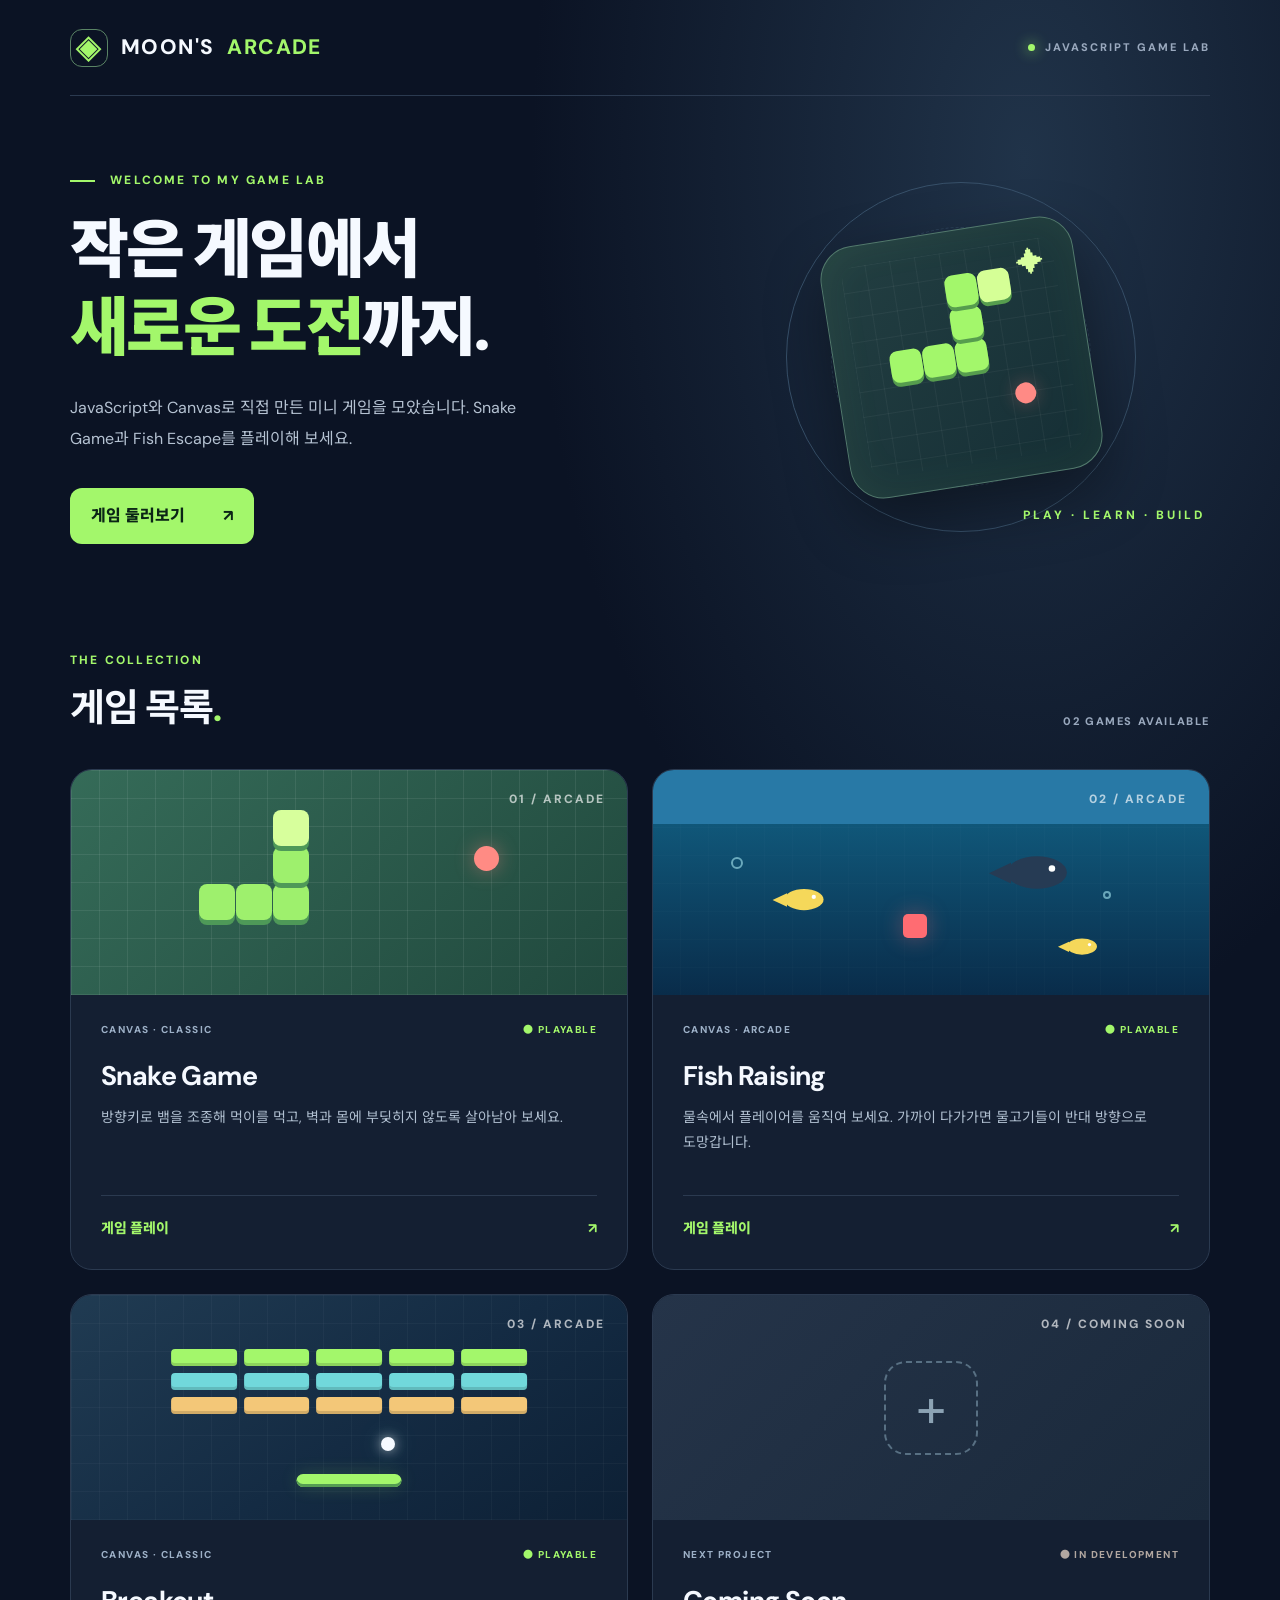
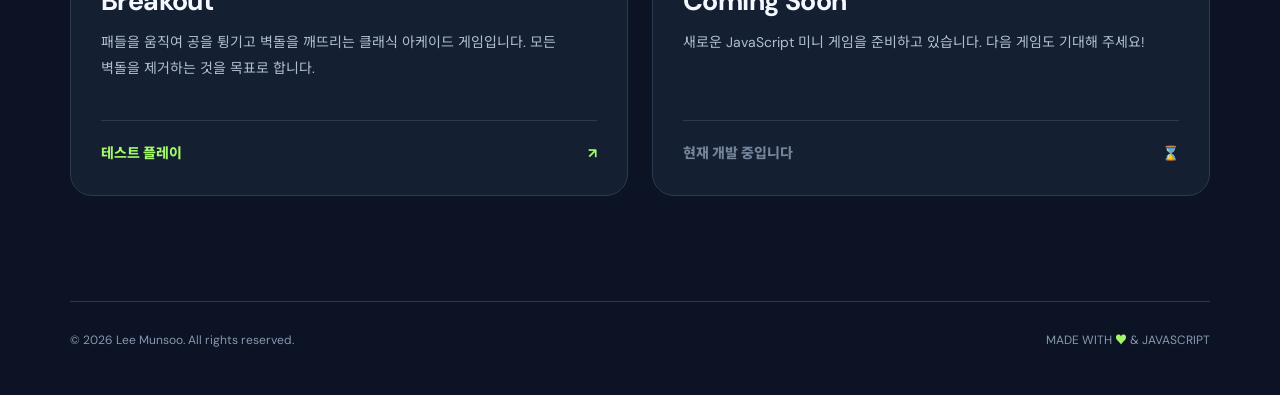
<file: index.html>
<!DOCTYPE html>
<html lang="ko">
<head>
  <meta charset="UTF-8">
  <meta name="viewport" content="width=device-width, initial-scale=1.0">
  <meta name="theme-color" content="#0b1324">
  <meta name="description" content="Lee Munsoo가 JavaScript로 만든 미니 게임을 즐길 수 있는 Moon's Arcade입니다.">
  <title>Moon's Arcade | JavaScript Mini Games</title>
  <link rel="stylesheet" href="./javascript/css/index.css">
</head>
<body>
  <div class="page-shell">
    <header class="site-header">
      <a class="brand" href="./index.html"><span class="brand-icon">◈</span> MOON'S <span class="brand-accent">ARCADE</span></a>
      <span class="header-note"><span class="online-dot"></span> JAVASCRIPT GAME LAB</span>
    </header>
    <main>
      <!-- TOP -->
      <section class="hero" aria-labelledby="hero-title">
        <div>
          <p class="eyebrow"><span class="eyebrow-line"></span> WELCOME TO MY GAME LAB</p>
          <h1 id="hero-title">작은 게임에서<br><span>새로운 도전</span>까지.</h1>
          <p class="hero-description">JavaScript와 Canvas로 직접 만든 미니 게임을 모았습니다. Snake Game과 Fish Escape를 플레이해 보세요.</p>
          <a class="primary-link" href="#games">게임 둘러보기 <span aria-hidden="true">↗</span></a>
        </div>
        <div class="hero-art" aria-hidden="true">
          <div class="art-orbit"></div><div class="art-orbit orbit-two"></div>
          <div class="art-panel">
            <div class="art-pixel p1"></div><div class="art-pixel p2"></div><div class="art-pixel p3"></div>
            <div class="art-pixel p4"></div><div class="art-pixel p5"></div><div class="art-pixel p6"></div>
            <div class="art-food"></div><div class="art-sparkle">✦</div>
          </div>
          <div class="floating-label">PLAY · LEARN · BUILD</div>
        </div>
      </section>

      <!-- Game -->
      <section class="games-section" id="games" aria-labelledby="games-title">
        <div class="section-heading">
          <div><p class="eyebrow">THE COLLECTION</p><h2 id="games-title">게임 목록<span class="heading-dot">.</span></h2></div>
          <span class="game-count">02 GAMES AVAILABLE</span>
        </div>

        <div class="game-grid">
          <!-- 1 -->
          <article class="game-card active-card">
            <div class="card-visual snake-visual" aria-hidden="true">
              <div class="grid-overlay"></div>
              <div class="snake-block s1"></div><div class="snake-block s2"></div><div class="snake-block s3"></div>
              <div class="snake-block s4"></div><div class="snake-block s5"></div><div class="snake-food"></div>
              <span class="visual-corner">01 / ARCADE</span>
            </div>
            <div class="card-body">
              <div class="card-topline"><span class="tag">CANVAS · CLASSIC</span><span class="status available">● PLAYABLE</span></div>
              <h3>Snake Game</h3>
              <p>방향키로 뱀을 조종해 먹이를 먹고, 벽과 몸에 부딪히지 않도록 살아남아 보세요.</p>
              <a class="play-link" href="./javascript/game/snakegame.html">게임 플레이 <span aria-hidden="true">↗</span></a>
            </div>
          </article>

          <!-- 2 -->
          <article class="game-card active-card">
            <div class="card-visual fish-visual" aria-hidden="true">
              <div class="fish-shape fish-yellow"></div><div class="fish-shape fish-black"></div><div class="fish-shape fish-small"></div>
              <div class="fish-player"></div><div class="fish-bubble b1"></div><div class="fish-bubble b2"></div>
              <span class="visual-corner">02 / ARCADE</span>
            </div>
            <div class="card-body">
              <div class="card-topline"><span class="tag">CANVAS · ARCADE</span><span class="status available">● PLAYABLE</span></div>
              <h3>Fish Raising</h3>
              <p>물속에서 플레이어를 움직여 보세요. 가까이 다가가면 물고기들이 반대 방향으로 도망갑니다.</p>
              <a class="play-link" href="./javascript/game/raisingfishgame.html">게임 플레이 <span aria-hidden="true">↗</span></a>
            </div>
          </article>

          <!-- 03 -->
          <article class="game-card active-card">
            <div class="card-visual breakout-visual" aria-hidden="true">
              <div class="breakout-grid"></div>

              <div class="breakout-bricks">
                <span></span><span></span><span></span><span></span><span></span>
                <span></span><span></span><span></span><span></span><span></span>
                <span></span><span></span><span></span><span></span><span></span>
              </div>
              <div class="breakout-ball"></div>
              <div class="breakout-paddle"></div>
              <span class="visual-corner">03 / ARCADE</span>
            </div>
            <div class="card-body">
              <div class="card-topline">
                <span class="tag">CANVAS · CLASSIC</span>
                <span class="status available">● PLAYABLE</span>
              </div>
              <h3>Breakout</h3>
              <p>
                패들을 움직여 공을 튕기고 벽돌을 깨뜨리는 클래식 아케이드 게임입니다.
                모든 벽돌을 제거하는 것을 목표로 합니다.
              </p>
              <a class="play-link" href="./javascript/game/breakout.html">테스트 플레이 <span aria-hidden="true">↗</span></a>
            </div>
          </article>

          <!-- 개발 중인 게임 -->
          <article class="game-card development-card">
            <div class="card-visual next-visual" aria-hidden="true">
              <div class="next-icon">+</div>
              <span class="visual-corner">04 / COMING SOON</span>
            </div>

            <div class="card-body">
              <div class="card-topline">
                <span class="tag">NEXT PROJECT</span>
                <span class="status pending">● IN DEVELOPMENT</span>
              </div>

              <h3>Coming Soon</h3>

              <p>
                새로운 JavaScript 미니 게임을 준비하고 있습니다.
                다음 게임도 기대해 주세요!
              </p>

              <div class="disabled-link">
                <span>현재 개발 중입니다</span>
                <span aria-hidden="true">⌛</span>
              </div>
            </div>
          </article>

        </div>
      </section>
    </main>
    <footer class="site-footer"><p>© 2026 Lee Munsoo. All rights reserved.</p><p>MADE WITH <span>♥</span> & JAVASCRIPT</p></footer>
  </div>
</body>
</html>
</file>
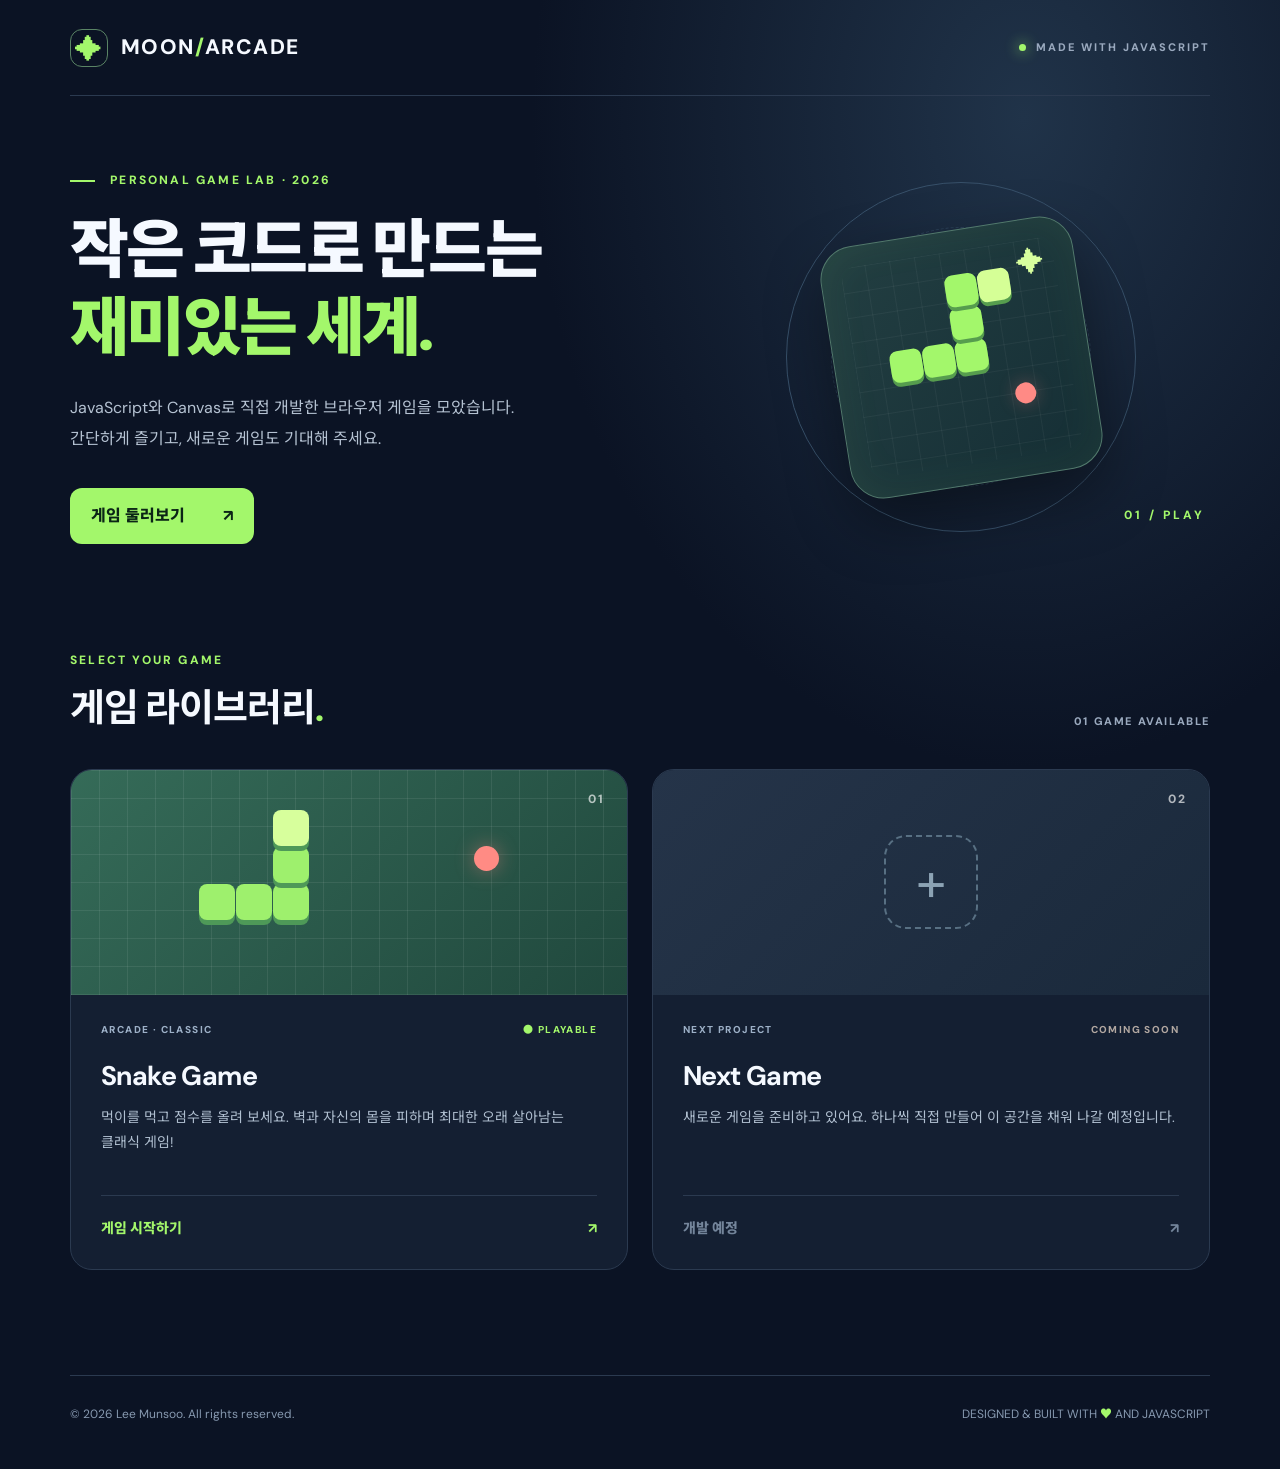
<file: javascript/index.html>
<!DOCTYPE html>
<html lang="ko">
<head>
  <meta charset="UTF-8">
  <meta name="viewport" content="width=device-width, initial-scale=1.0">
  <meta name="description" content="Lee Munsoo가 JavaScript와 Canvas로 직접 만드는 브라우저 게임 모음입니다.">
  <meta name="theme-color" content="#0b1324">
  <link rel="stylesheet" href="./css/index.css">
  <title>Moon's Arcade | Game Portfolio</title>
</head>
<body>
  <div class="page-shell">
    <header class="site-header">
      <a class="brand" href="./index.html" aria-label="Moon's Arcade 홈">
        <span class="brand-icon" aria-hidden="true">✦</span>
        <span>MOON<span class="brand-accent">/</span>ARCADE</span>
      </a>
      <span class="header-note"><span class="online-dot"></span> MADE WITH JAVASCRIPT</span>
    </header>

    <main>
      <section class="hero" aria-labelledby="hero-title">
        <div class="hero-content">
          <p class="eyebrow"><span class="eyebrow-line"></span> PERSONAL GAME LAB · 2026</p>
          <h1 id="hero-title">작은 코드로 만드는<br><span>재미있는 세계.</span></h1>
          <p class="hero-description">JavaScript와 Canvas로 직접 개발한 브라우저 게임을 모았습니다. 간단하게 즐기고, 새로운 게임도 기대해 주세요.</p>
          <a class="primary-link" href="#games">게임 둘러보기 <span aria-hidden="true">↗</span></a>
        </div>
        <div class="hero-art" aria-hidden="true">
          <div class="art-orbit orbit-one"></div><div class="art-orbit orbit-two"></div>
          <div class="art-panel"><span class="art-pixel p1"></span><span class="art-pixel p2"></span><span class="art-pixel p3"></span><span class="art-pixel p4"></span><span class="art-pixel p5"></span><span class="art-pixel p6"></span><span class="art-food"></span><span class="art-sparkle">✦</span></div>
          <span class="floating-label">01 / PLAY</span>
        </div>
      </section>

      <section class="games-section" id="games" aria-labelledby="games-title">
        <div class="section-heading">
          <div><p class="eyebrow">SELECT YOUR GAME</p><h2 id="games-title">게임 라이브러리<span class="heading-dot">.</span></h2></div>
          <span class="game-count">01 GAME AVAILABLE</span>
        </div>
        <div class="game-grid">
          <article class="game-card active-card">
            <div class="card-visual snake-visual" aria-hidden="true">
              <div class="grid-overlay"></div>
              <span class="snake-block s1"></span><span class="snake-block s2"></span><span class="snake-block s3"></span><span class="snake-block s4"></span><span class="snake-block s5"></span><span class="snake-food"></span>
              <span class="visual-corner">01</span>
            </div>
            <div class="card-body">
              <div class="card-topline"><span class="tag">ARCADE · CLASSIC</span><span class="status available">● PLAYABLE</span></div>
              <h3>Snake Game</h3>
              <p>먹이를 먹고 점수를 올려 보세요. 벽과 자신의 몸을 피하며 최대한 오래 살아남는 클래식 게임!</p>
              <a class="play-link" href="./game/snakegame.html">게임 시작하기 <span aria-hidden="true">↗</span></a>
            </div>
          </article>
          <article class="game-card coming-card" aria-label="다음 게임 준비 중">
            <div class="card-visual next-visual" aria-hidden="true"><span class="next-icon">+</span><span class="visual-corner">02</span></div>
            <div class="card-body">
              <div class="card-topline"><span class="tag">NEXT PROJECT</span><span class="status pending">COMING SOON</span></div>
              <h3>Next Game</h3>
              <p>새로운 게임을 준비하고 있어요. 하나씩 직접 만들어 이 공간을 채워 나갈 예정입니다.</p>
              <span class="disabled-link">개발 예정 <span aria-hidden="true">↗</span></span>
            </div>
          </article>
        </div>
      </section>
    </main>
    <footer class="site-footer"><p>© 2026 Lee Munsoo. All rights reserved.</p><p>DESIGNED & BUILT WITH <span aria-label="love">♥</span> AND JAVASCRIPT</p></footer>
  </div>
</body>
</html>
</file>
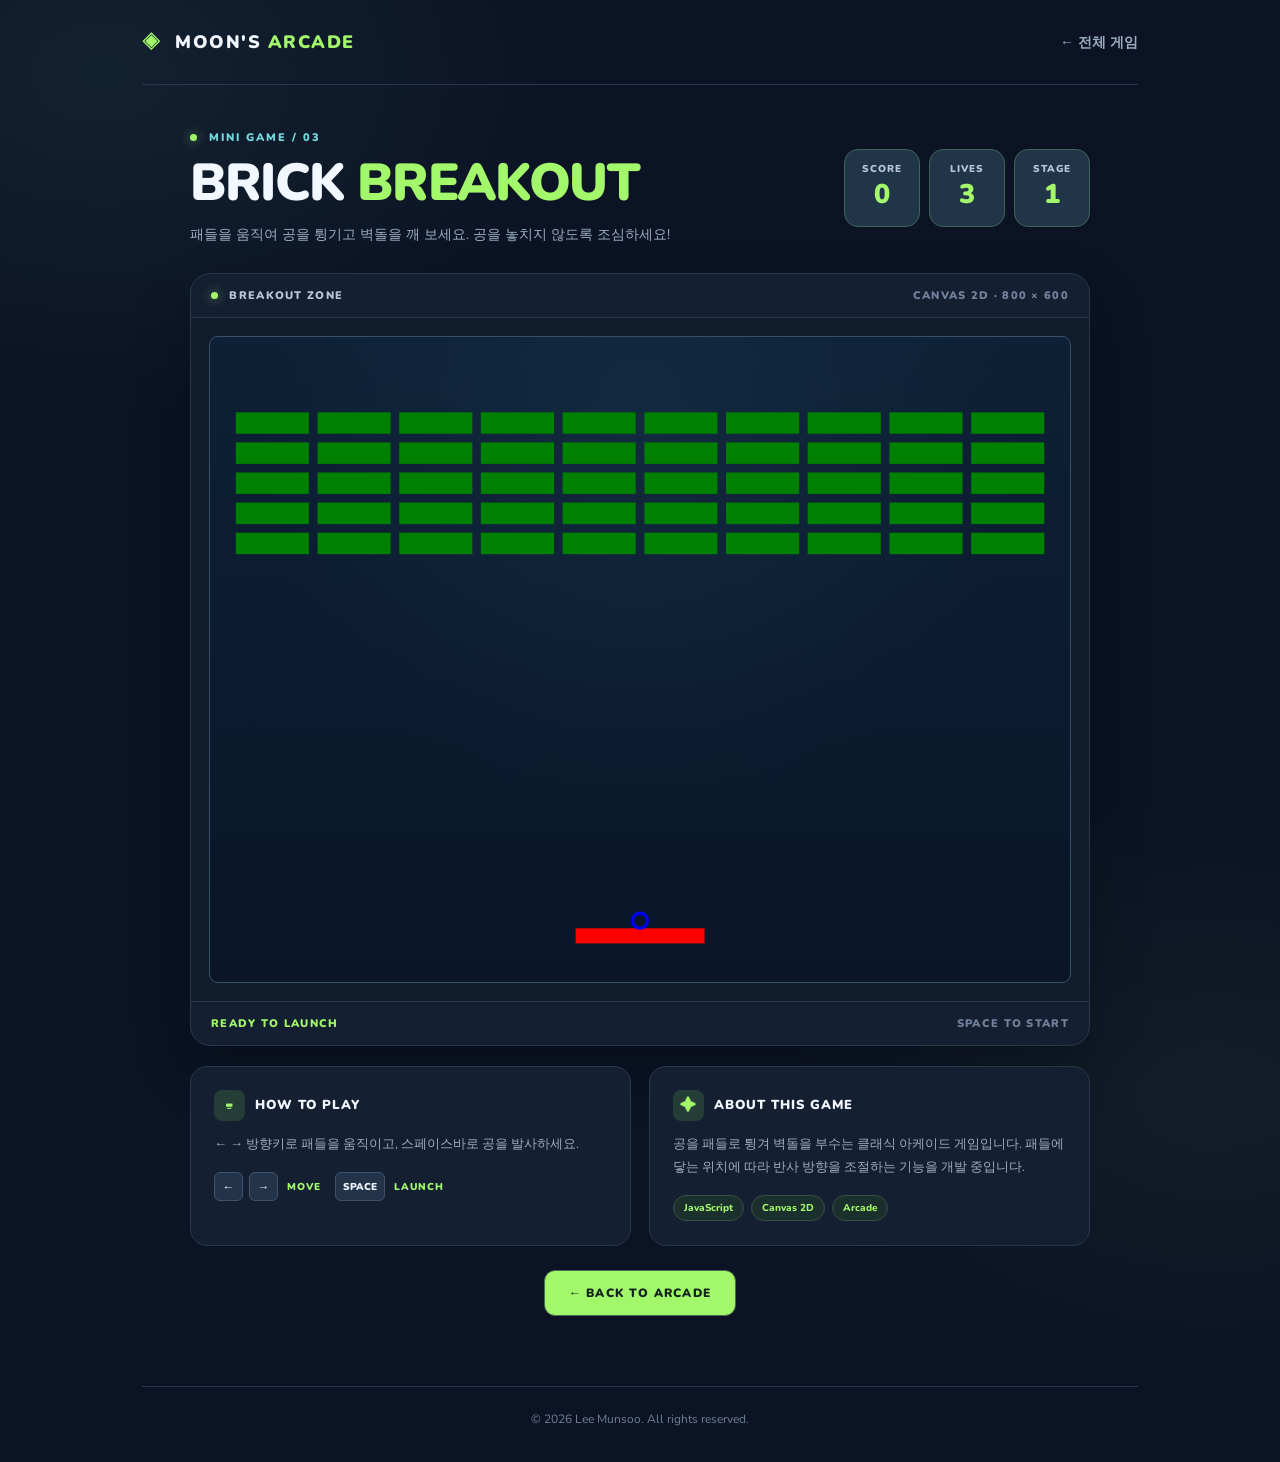
<file: javascript/game/breakout.html>
<!DOCTYPE html>
<html lang="ko">
<head>
  <meta charset="UTF-8">
  <meta name="viewport" content="width=device-width, initial-scale=1.0">
  <meta name="theme-color" content="#0b1324">
  <title>Breakout | Moon's Arcade</title>
  <link rel="stylesheet" href="../css/breakoutgame/breakout.css">
</head>
<body>
  <div class="page-shell">
    <nav class="top-nav" aria-label="메인 메뉴">
      <a class="brand" href="../../index.html"><span class="brand-icon">◈</span> MOON'S <span>ARCADE</span></a>
      <a class="nav-link" href="../../index.html">← 전체 게임</a>
    </nav>

    <main class="game-layout">
      <header class="game-header">
        <div class="game-heading">
          <p class="eyebrow"><span class="live-dot"></span> MINI GAME / 03</p>
          <h1>BRICK <span>BREAKOUT</span></h1>
          <p class="subtitle">패들을 움직여 공을 튕기고 벽돌을 깨 보세요. 공을 놓치지 않도록 조심하세요!</p>
        </div>
        <div class="game-stats" aria-label="게임 정보">
          <div class="stat-chip"><span class="stat-label">SCORE</span><strong id="score" aria-live="polite">0</strong></div>
          <div class="stat-chip"><span class="stat-label">LIVES</span><strong id="lives" aria-live="polite"></strong></div>
          <div class="stat-chip"><span class="stat-label">STAGE</span><strong id="stage" aria-live="polite"></strong></div>
        </div>
      </header>

      <section class="game-panel" aria-label="벽돌 깨기 게임 화면">
        <div class="panel-top">
          <span><span class="panel-indicator"></span> BREAKOUT ZONE</span>
          <span class="panel-caption">CANVAS 2D · 800 × 600</span>
        </div>
        <div class="canvas-wrap">
          <canvas id="gameCanvas" width="800" height="600" aria-label="왼쪽과 오른쪽 방향키로 패들을 이동하고 스페이스바로 공을 발사하는 게임">Canvas를 지원하는 브라우저가 필요합니다.</canvas>
        </div>
        <div class="panel-bottom">
          <span id="game-status" role="status">READY TO LAUNCH</span>
          <span>SPACE TO START</span>
        </div>
      </section>

      <section class="bottom-grid" aria-label="게임 설명">
        <div class="info-card">
          <div class="card-heading"><span class="card-icon">⌨</span><h2>HOW TO PLAY</h2></div>
          <p>← → 방향키로 패들을 움직이고, 스페이스바로 공을 발사하세요.</p>
          <div class="controls"><span>←</span><span>→</span><small>MOVE</small><span class="key-space">SPACE</span><small>LAUNCH</small></div>
        </div>
        <div class="info-card">
          <div class="card-heading"><span class="card-icon">✦</span><h2>ABOUT THIS GAME</h2></div>
          <p>공을 패들로 튕겨 벽돌을 부수는 클래식 아케이드 게임입니다. 패들에 닿는 위치에 따라 반사 방향을 조절하는 기능을 개발 중입니다.</p>
          <div class="tags"><span>JavaScript</span><span>Canvas 2D</span><span>Arcade</span></div>
        </div>
      </section>

      <div class="action-row">
        <button id="btn-restart" type="button" hidden>↻ 재시작</button>
        <a class="back-button" href="../../index.html">← BACK TO ARCADE</a>
      </div>
    </main>
    <footer>© 2026 Lee Munsoo. All rights reserved.</footer>
  </div>
  <script src="../js/breakoutgame/breakout.js"></script>
</body>
</html>
</file>
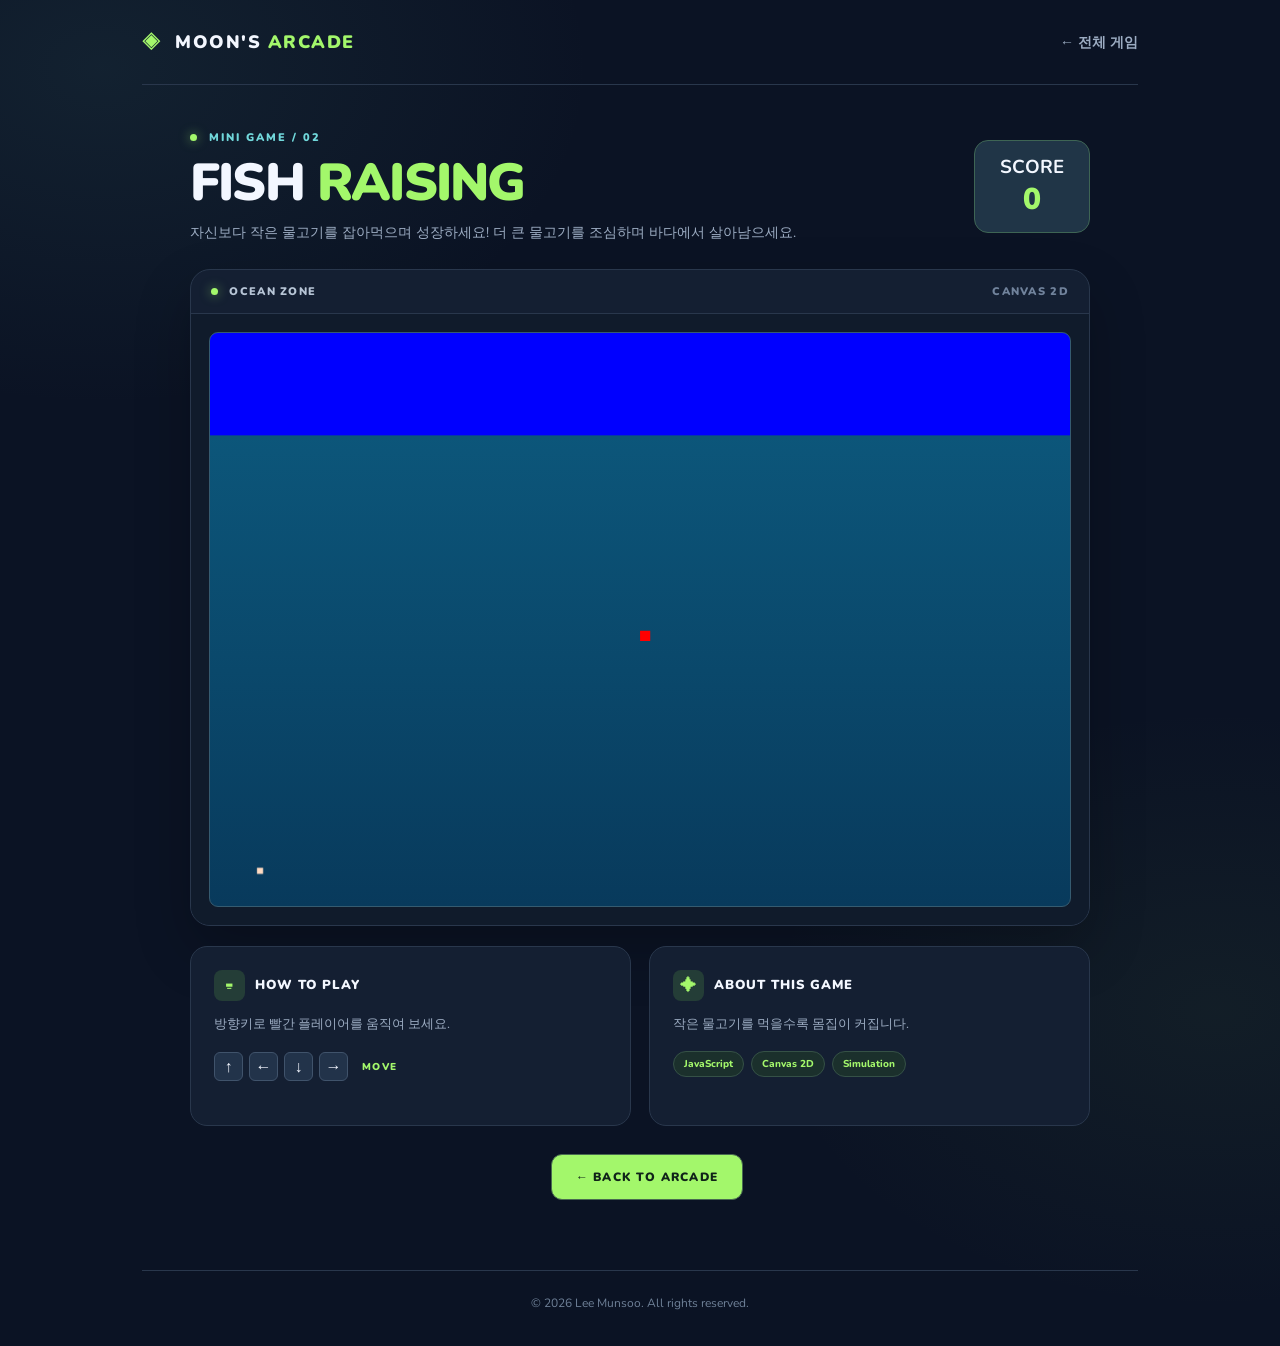
<file: javascript/game/raisingfishgame.html>
<!DOCTYPE html>
<html lang="ko">
<head>
  <meta charset="UTF-8">
  <meta name="viewport" content="width=device-width, initial-scale=1.0">
  <meta name="theme-color" content="#0b1324">
  <title>Fish Escape | Moon's Arcade</title>
  <link rel="stylesheet" href="../css/raisingfishgame/raisingfish.css">
</head>
<body>
  <div class="page-shell">
    <nav class="top-nav" aria-label="메인 메뉴">
      <a class="brand" href="../../index.html"><span class="brand-icon">◈</span> MOON'S <span>ARCADE</span></a>
      <a class="nav-link" href="../../index.html">← 전체 게임</a>
    </nav>

    <main class="game-layout">
      <header class="game-header">
        <div class="game-heading">
          <p class="eyebrow"><span class="live-dot"></span> MINI GAME / 02</p>
          <h1>FISH <span>RAISING</span></h1>
          <p class="subtitle">
              자신보다 작은 물고기를 잡아먹으며 성장하세요! 더 큰 물고기를 조심하며 바다에서 살아남으세요.
          </p>
        </div>
        <div id="score-box" class="score-chip" aria-label="현재 점수">
          <h3>SCORE</h3>
          <span id="score" aria-live="polite">0</span>
        </div>
      </header>

      <section class="game-panel" aria-label="물고기 게임 화면">
        <div class="panel-top"><span><span class="panel-indicator"></span> OCEAN ZONE</span><span class="panel-caption">CANVAS 2D</span></div>
        <div class="canvas-wrap">
          <canvas id="gameCanvas" width="840" height="560" aria-label="방향키로 이동하는 물고기 게임"></canvas>
        </div>
      </section>

      <section class="bottom-grid" aria-label="게임 정보">
        <div class="info-card">
          <div class="card-heading"><span class="card-icon">⌨</span><h2>HOW TO PLAY</h2></div>
          <p>방향키로 빨간 플레이어를 움직여 보세요.</p>
          <div class="controls"><span>↑</span><span>←</span><span>↓</span><span>→</span><small>MOVE</small></div>
        </div>
        <div class="info-card">
          <div class="card-heading"><span class="card-icon">✦</span><h2>ABOUT THIS GAME</h2></div>
          <p>작은 물고기를 먹을수록 몸집이 커집니다.</p>
          <div class="tags"><span>JavaScript</span><span>Canvas 2D</span><span>Simulation</span></div>
        </div>
      </section>
      <div id="box" class="action-row">
        <div id="restart-box"><button id="btn-restart" type="button" hidden>↻ 재시작</button></div>
        <div id="back-box"><a class="back-button" href="../../index.html">← BACK TO ARCADE</a></div>
      </div>
    </main>
    <footer>© 2026 Lee Munsoo. All rights reserved.</footer>
  </div>
  <script src="../js/raisingfishgame/raisingfish.js"></script>
</body>
</html>
</file>
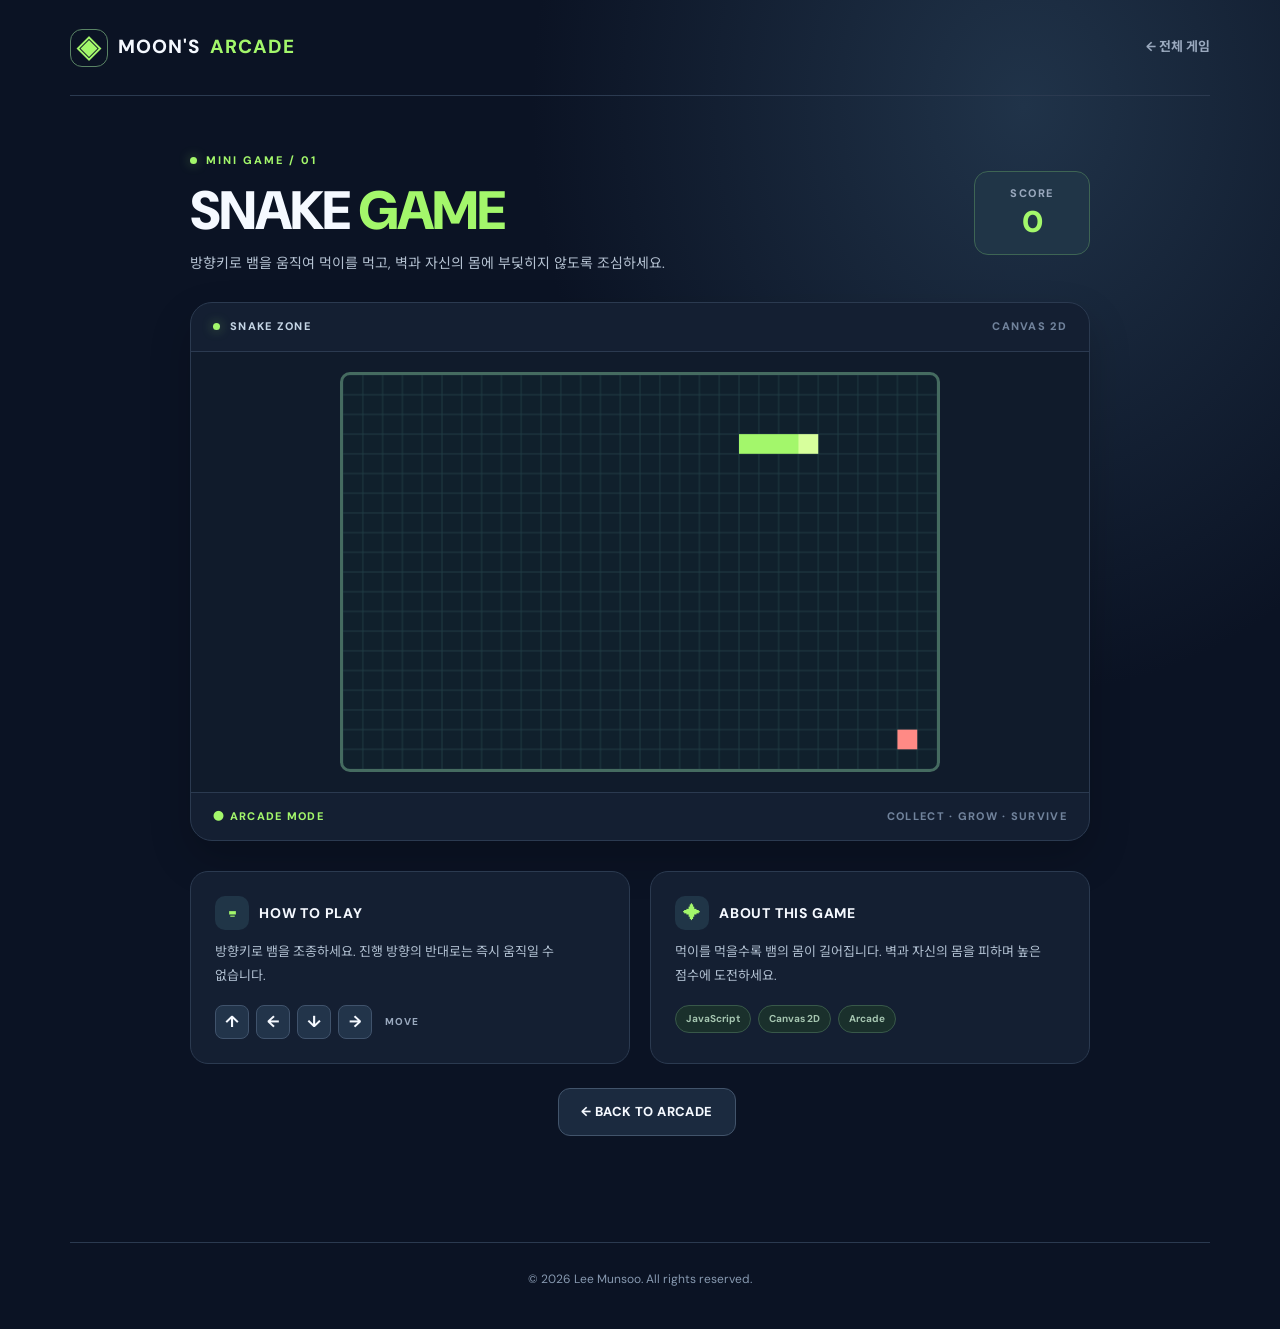
<file: javascript/game/snakegame.html>
<!DOCTYPE html>
<html lang="ko">
<head>
  <meta charset="UTF-8">
  <meta name="viewport" content="width=device-width, initial-scale=1.0">
  <meta name="theme-color" content="#0b1324">
  <title>Snake Game | Moon's Arcade</title>
  <link rel="stylesheet" href="../css/snakegame/snake.css">
</head>
<body>
  <div class="page-shell">
    <nav class="top-nav" aria-label="메인 메뉴">
      <a class="brand" href="../../index.html"><span class="brand-icon">◈</span> MOON'S <span>ARCADE</span></a>
      <a class="nav-link" href="../../index.html">← 전체 게임</a>
    </nav>

    <main class="game-layout">
      <header class="game-header">
        <div class="game-heading" id="title-box">
          <p class="eyebrow"><span class="live-dot"></span> MINI GAME / 01</p>
          <h1>SNAKE <span>GAME</span></h1>
          <p class="subtitle">방향키로 뱀을 움직여 먹이를 먹고, 벽과 자신의 몸에 부딪히지 않도록 조심하세요.</p>
        </div>
        <div id="score-box" class="score-chip" aria-label="현재 점수">
          <h3>SCORE</h3>
          <span id="score" aria-live="polite">0</span>
        </div>
      </header>

      <section class="game-panel" aria-label="스네이크 게임 화면">
        <div class="panel-top"><span><span class="panel-indicator"></span> SNAKE ZONE</span><span class="panel-caption">CANVAS 2D</span></div>
        <div class="canvas-wrap">
          <canvas id="gameCanvas" width="600" height="400" aria-label="방향키로 조작하는 스네이크 게임"></canvas>
        </div>
        <div class="panel-bottom"><span>● ARCADE MODE</span><span>COLLECT · GROW · SURVIVE</span></div>
      </section>

      <section class="bottom-grid" aria-label="게임 정보">
        <div class="info-card">
          <div class="card-heading"><span class="card-icon">⌨</span><h2>HOW TO PLAY</h2></div>
          <p>방향키로 뱀을 조종하세요. 진행 방향의 반대로는 즉시 움직일 수 없습니다.</p>
          <div class="controls"><span>↑</span><span>←</span><span>↓</span><span>→</span><small>MOVE</small></div>
        </div>
        <div class="info-card">
          <div class="card-heading"><span class="card-icon">✦</span><h2>ABOUT THIS GAME</h2></div>
          <p>먹이를 먹을수록 뱀의 몸이 길어집니다. 벽과 자신의 몸을 피하며 높은 점수에 도전하세요.</p>
          <div class="tags"><span>JavaScript</span><span>Canvas 2D</span><span>Arcade</span></div>
        </div>
      </section>

      <div id="box" class="action-row">
        <div id="restart-box"><button id="btn-restart" type="button" hidden>↻ 재시작</button></div>
        <div id="back-box"><a id="btn-back" href="../../index.html">← BACK TO ARCADE</a></div>
      </div>

    </main>
    <footer class="site-footer">© 2026 Lee Munsoo. All rights reserved.</footer>
  </div>
  <script src="../js/snakegame/snake.js"></script>
</body>
</html>
</file>
<file: javascript/css/index.css>
@import url('https://fonts.googleapis.com/css2?family=DM+Sans:wght@400;500;600;700;800&family=Noto+Sans+KR:wght@400;500;600;700;800;900&display=swap');

:root {
    --bg: #0b1324;
    --panel: #141f32;
    --panel-2: #19263b;
    --line: #2b3a50;
    --muted: #9aa9be;
    --white: #f5f9ff;
    --accent: #a3f76b;
    --accent-2: #65db93
}

* {
    box-sizing: border-box
}

html {
    scroll-behavior: smooth
}

body {
    margin: 0;
    background: radial-gradient(ellipse at 80% 8%, #203349 0, transparent 34%), var(--bg);
    color: var(--white);
    font-family: 'DM Sans', 'Noto Sans KR', sans-serif;
    line-height: 1.6
}

a {
    color: inherit;
    text-decoration: none
}

.page-shell {
    width: min(1140px, calc(100% - 48px));
    margin: auto
}

.site-header {
    height: 96px;
    display: flex;
    align-items: center;
    justify-content: space-between;
    border-bottom: 1px solid var(--line)
}

.brand {
    font-weight: 800;
    letter-spacing: 1.4px;
    font-size: 21px;
    display: flex;
    align-items: center;
    gap: 13px
}

.brand-icon {
    width: 38px;
    height: 38px;
    display: grid;
    place-items: center;
    border: 1px solid #5a8465;
    border-radius: 12px;
    color: var(--accent);
    font-size: 26px
}

.brand-accent {
    color: var(--accent)
}

.header-note {
    font-size: 11px;
    font-weight: 800;
    letter-spacing: 2px;
    color: var(--muted);
    display: flex;
    align-items: center;
    gap: 10px
}

.online-dot {
    width: 7px;
    height: 7px;
    background: var(--accent);
    border-radius: 50%;
    box-shadow: 0 0 14px var(--accent)
}

.hero {
    min-height: 510px;
    display: grid;
    grid-template-columns: 1.1fr .9fr;
    align-items: center;
    gap: 35px;
    padding: 75px 0 95px
}

.eyebrow {
    font-size: 12px;
    font-weight: 800;
    letter-spacing: 2.2px;
    color: var(--accent);
    margin: 0 0 22px
}

.eyebrow-line {
    display: inline-block;
    width: 25px;
    height: 2px;
    background: var(--accent);
    vertical-align: middle;
    margin-right: 10px
}

.hero h1 {
    font-size: clamp(40px, 5vw, 66px);
    letter-spacing: -2.7px;
    line-height: 1.22;
    margin: 0 0 25px;
    font-weight: 900;
    word-break: keep-all
}

.hero h1 span {
    color: var(--accent)
}

.hero-description {
    font-size: 16px;
    color: #b5c2d2;
    max-width: 480px;
    line-height: 1.9;
    margin: 0 0 34px;
    word-break: keep-all
}

.primary-link {
    display: inline-flex;
    align-items: center;
    justify-content: space-between;
    gap: 38px;
    background: var(--accent);
    color: #0b2516;
    padding: 15px 21px;
    border-radius: 12px;
    font-weight: 800;
    transition: transform .2s, box-shadow .2s
}

.primary-link:hover {
    transform: translateY(-3px);
    box-shadow: 0 12px 28px #9df26c25
}

.hero-art {
    height: 360px;
    position: relative;
    display: grid;
    place-items: center
}

.art-orbit {
    position: absolute;
    border: 1px solid #375069;
    border-radius: 50%;
    width: 350px;
    height: 350px
}

.orbit-two {
    width: 260px;
    height: 260px;
    border-style: dashed;
    opacity: .6
}

.art-panel {
    width: 255px;
    height: 255px;
    position: relative;
    border-radius: 34px;
    background: linear-gradient(135deg, #233f42, #152e35);
    border: 1px solid #527a6b;
    box-shadow: 0 25px 60px #0006, inset 0 0 45px #9af46a10;
    transform: rotate(-9deg)
}

.art-panel::before {
    content: '';
    position: absolute;
    inset: 20px;
    border-radius: 15px;
    background-image: linear-gradient(#ffffff0c 1px, transparent 1px), linear-gradient(90deg, #ffffff0c 1px, transparent 1px);
    background-size: 25px 25px
}

.art-pixel,
.art-food {
    position: absolute;
    width: 32px;
    height: 32px;
    border-radius: 8px;
    background: var(--accent);
    box-shadow: 0 4px 0 #569d4e;
    z-index: 1
}

.p1 {
    left: 55px;
    top: 110px
}

.p2 {
    left: 88px;
    top: 110px
}

.p3 {
    left: 121px;
    top: 110px
}

.p4 {
    left: 121px;
    top: 77px
}

.p5 {
    left: 121px;
    top: 44px
}

.p6 {
    left: 154px;
    top: 44px;
    background: #d5ff96
}

.art-food {
    left: 174px;
    top: 161px;
    width: 21px;
    height: 21px;
    border-radius: 50%;
    background: #ff8a85;
    box-shadow: 0 0 18px #ff8a8550
}

.art-sparkle {
    position: absolute;
    right: 30px;
    top: 22px;
    color: #d7ff9e;
    font-size: 28px
}

.floating-label {
    position: absolute;
    bottom: 12px;
    right: 5px;
    color: var(--accent);
    font-weight: 800;
    letter-spacing: 3px;
    font-size: 12px
}

.games-section {
    padding: 12px 0 105px
}

.section-heading {
    display: flex;
    align-items: end;
    justify-content: space-between;
    gap: 16px;
    margin-bottom: 30px
}

.section-heading .eyebrow {
    margin-bottom: 8px
}

.section-heading h2 {
    font-size: clamp(28px, 4vw, 38px);
    letter-spacing: -1px;
    margin: 0
}

.heading-dot {
    color: var(--accent)
}

.game-count {
    font-size: 11px;
    letter-spacing: 1.6px;
    color: var(--muted);
    font-weight: 800;
    padding-bottom: 8px
}

.game-grid {
    display: grid;
    grid-template-columns: repeat(2, minmax(0, 1fr));
    gap: 24px
}

.game-card {
    border: 1px solid var(--line);
    background: var(--panel);
    border-radius: 22px;
    overflow: hidden;
    transition: transform .2s, border-color .2s, box-shadow .2s
}

.active-card:hover {
    transform: translateY(-5px);
    border-color: #719e7a;
    box-shadow: 0 20px 50px #0003
}

.card-visual {
    height: 225px;
    position: relative;
    overflow: hidden
}

.snake-visual {
    background: linear-gradient(135deg, #356b58, #20483d)
}

.grid-overlay {
    position: absolute;
    inset: 0;
    background-image: linear-gradient(#ffffff13 1px, transparent 1px), linear-gradient(90deg, #ffffff13 1px, transparent 1px);
    background-size: 28px 28px
}

.snake-block {
    position: absolute;
    width: 36px;
    height: 36px;
    border-radius: 8px;
    background: #9ef06d;
    box-shadow: 0 5px 0 #4e9958
}

.s1 {
    left: 23%;
    top: 51%
}

.s2 {
    left: calc(23% + 37px);
    top: 51%
}

.s3 {
    left: calc(23% + 74px);
    top: 51%
}

.s4 {
    left: calc(23% + 74px);
    top: calc(51% - 37px)
}

.s5 {
    left: calc(23% + 74px);
    top: calc(51% - 74px);
    background: #d7ff9c
}

.snake-food {
    position: absolute;
    right: 23%;
    top: 34%;
    width: 25px;
    height: 25px;
    background: #ff8b84;
    border-radius: 50%;
    box-shadow: 0 0 20px #ff8b8470
}

.visual-corner {
    position: absolute;
    top: 20px;
    right: 22px;
    font-size: 12px;
    font-weight: 800;
    letter-spacing: 2px;
    color: #ffffffa8
}

.next-visual {
    display: grid;
    place-items: center;
    background: linear-gradient(135deg, #253449, #1a293b)
}

.next-icon {
    width: 94px;
    height: 94px;
    border: 2px dashed #587083;
    border-radius: 22px;
    display: grid;
    place-items: center;
    font-size: 55px;
    font-weight: 400;
    color: #8ca3b4
}

.card-body {
    padding: 27px 30px 30px
}

.card-topline {
    display: flex;
    justify-content: space-between;
    gap: 12px;
    align-items: center
}

.tag,
.status {
    font-size: 10px;
    letter-spacing: 1.4px;
    font-weight: 800
}

.tag {
    color: #9db0c7
}

.available {
    color: var(--accent)
}

.pending {
    color: #b2a7a1
}

.card-body h3 {
    font-size: 27px;
    letter-spacing: -.6px;
    margin: 16px 0 8px
}

.card-body p {
    min-height: 65px;
    color: #b0bfd0;
    font-size: 14px;
    line-height: 1.8;
    margin: 0 0 25px;
    word-break: keep-all
}

.play-link,
.disabled-link {
    display: flex;
    justify-content: space-between;
    align-items: center;
    font-size: 14px;
    font-weight: 800;
    border-top: 1px solid var(--line);
    padding-top: 21px
}

.play-link {
    color: var(--accent)
}

.play-link:hover {
    color: #d4ffaf
}

.disabled-link {
    color: #74859b
}

.site-footer {
    display: flex;
    justify-content: space-between;
    gap: 20px;
    align-items: center;
    border-top: 1px solid var(--line);
    padding: 29px 0 45px;
    color: #8799b0;
    font-size: 12px
}

.site-footer p {
    margin: 0
}

.site-footer span {
    color: var(--accent)
}

@media(max-width:800px) {
    .hero {
        grid-template-columns: 1fr;
        min-height: 0;
        padding: 65px 0 75px
    }

    .hero-art {
        height: 270px
    }

    .art-orbit {
        width: 260px;
        height: 260px
    }

    .orbit-two {
        width: 200px;
        height: 200px
    }

    .art-panel {
        transform: rotate(-7deg) scale(.8)
    }

    .game-grid {
        grid-template-columns: 1fr
    }

    .games-section {
        padding-bottom: 65px
    }
}

@media(max-width:540px) {
    .page-shell {
        width: min(100% - 30px, 1140px)
    }

    .site-header {
        height: 78px
    }

    .brand {
        font-size: 17px;
        gap: 8px
    }

    .brand-icon {
        width: 32px;
        height: 32px
    }

    .header-note {
        font-size: 9px;
        letter-spacing: .6px
    }

    .hero {
        padding: 52px 0 60px;
        gap: 0
    }

    .hero h1 {
        font-size: 40px;
        letter-spacing: -1.5px
    }

    .hero-description {
        font-size: 14px
    }

    .hero-art {
        height: 235px
    }

    .art-orbit {
        width: 220px;
        height: 220px
    }

    .orbit-two {
        width: 160px;
        height: 160px
    }

    .art-panel {
        transform: rotate(-7deg) scale(.7)
    }

    .section-heading {
        align-items: start;
        flex-direction: column;
        gap: 3px
    }

    .card-visual {
        height: 190px
    }

    .card-body {
        padding: 23px
    }

    .site-footer {
        flex-direction: column;
        text-align: center;
        gap: 6px
    }
}

@media(prefers-reduced-motion:reduce) {
    html {
        scroll-behavior: auto
    }

    *,
    *::before,
    *::after {
        transition: none !important
    }
}

/* Fish Escape card illustration */
.fish-visual {
    background: linear-gradient(180deg, #2879a6 0%, #2879a6 24%, #105779 24%, #092c4a 100%);
}

.fish-visual::after {
    content: '';
    position: absolute;
    inset: 24% 0 0;
    background: repeating-linear-gradient(0deg, transparent 0 27px, #ffffff07 28px),
        repeating-linear-gradient(90deg, transparent 0 27px, #ffffff07 28px);
    pointer-events: none;
}

.fish-shape {
    position: absolute;
    width: 46px;
    height: 25px;
    border-radius: 50%;
    z-index: 1;
}

.fish-shape::before {
    content: '';
    position: absolute;
    left: -14px;
    top: 5px;
    border-top: 8px solid transparent;
    border-bottom: 8px solid transparent;
    border-right: 17px solid currentColor;
}

.fish-shape::after {
    content: '';
    position: absolute;
    right: 9px;
    top: 7px;
    width: 5px;
    height: 5px;
    background: #fff;
    border-radius: 50%;
}

.fish-yellow {
    left: 23%;
    top: 52%;
    color: #f5d85a;
    background: currentColor;
    transform: scale(.85);
}

.fish-black {
    left: 65%;
    top: 40%;
    color: #263b54;
    background: currentColor;
    transform: scale(1.3);
}

.fish-small {
    left: 73%;
    top: 73%;
    color: #f5d85a;
    background: currentColor;
    transform: scale(.65);
}

.fish-player {
    position: absolute;
    left: 45%;
    top: 64%;
    width: 24px;
    height: 24px;
    background: #ff6c72;
    border-radius: 5px;
    box-shadow: 0 0 22px #ff6c7260;
    z-index: 2;
}

.fish-bubble {
    position: absolute;
    border: 2px solid #9ad9e6a8;
    border-radius: 50%;
    width: 12px;
    height: 12px;
}

.fish-bubble.b1 {
    left: 14%;
    top: 39%;
}

.fish-bubble.b2 {
    left: 81%;
    top: 54%;
    width: 8px;
    height: 8px;
}

.fish-visual .visual-corner {
    z-index: 3;
}


/* ========================================
   03 / Breakout Card Illustration
======================================== */

.breakout-visual {
    background: linear-gradient(
        145deg,
        #203b52 0%,
        #142b43 55%,
        #0d2035 100%
    );
}

/* 배경 격자 */
.breakout-grid {
    position: absolute;
    inset: 0;
    background-image:
        linear-gradient(#ffffff08 1px, transparent 1px),
        linear-gradient(90deg, #ffffff08 1px, transparent 1px);
    background-size: 28px 28px;
    pointer-events: none;
}

/* 벽돌 배치 */
.breakout-bricks {
    position: absolute;
    top: 24%;
    left: 50%;
    transform: translateX(-50%);
    width: 64%;
    display: grid;
    grid-template-columns: repeat(5, minmax(0, 1fr));
    gap: 7px;
}

/* 벽돌 공통 스타일 */
.breakout-bricks span {
    height: 17px;
    border-radius: 4px;
    background: #71d8db;
    box-shadow: inset 0 -3px 0 #00000024;
}

/* 첫 번째 줄 */
.breakout-bricks span:nth-child(-n+5) {
    background: #a3f76b;
}

/* 두 번째 줄 */
.breakout-bricks span:nth-child(n+6):nth-child(-n+10) {
    background: #71d8db;
}

/* 세 번째 줄 */
.breakout-bricks span:nth-child(n+11) {
    background: #f3c778;
}

/* 공 */
.breakout-ball {
    position: absolute;
    left: 57%;
    top: 66%;
    width: 14px;
    height: 14px;
    border-radius: 50%;
    background: #f5f9ff;
    box-shadow:
        0 0 12px #ffffff90,
        0 0 24px #71d8db50;
    transform: translate(-50%, -50%);
}

/* 패들 */
.breakout-paddle {
    position: absolute;
    left: 50%;
    bottom: 15%;
    transform: translateX(-50%);
    width: 105px;
    height: 13px;
    border-radius: 7px;
    background: #a3f76b;
    box-shadow:
        inset 0 -3px 0 #559d52,
        0 0 18px #a3f76b30;
}

/* 카드 번호가 일러스트 위에 표시되도록 설정 */
.breakout-visual .visual-corner {
    z-index: 2;
}

/* 작은 화면 대응 */
@media (max-width: 540px) {
    .breakout-bricks {
        width: 70%;
        gap: 5px;
    }

    .breakout-bricks span {
        height: 14px;
    }

    .breakout-paddle {
        width: 90px;
        height: 11px;
    }

    .breakout-ball {
        width: 12px;
        height: 12px;
    }
}
</file>
<file: javascript/css/breakoutgame/breakout.css>
@import url('https://fonts.googleapis.com/css2?family=Nunito:wght@400;600;700;800;900&display=swap');

:root {
    --bg: #0b1324;
    --panel: #141f32;
    --line: #29374c;
    --text: #f3f7ff;
    --muted: #9cacc2;
    --accent: #a3f76b;
    --aqua: #71d8db
}

* {
    box-sizing: border-box;
    margin: 0;
    padding: 0
}

html {
    scroll-behavior: smooth
}

body {
    min-height: 100vh;
    background: radial-gradient(ellipse 650px 450px at 8% 5%, rgba(65, 121, 123, .14), transparent 75%), radial-gradient(ellipse 600px 400px at 95% 75%, rgba(103, 155, 75, .08), transparent 75%), var(--bg);
    color: var(--text);
    font-family: Nunito, Arial, sans-serif
}

a {
    color: inherit;
    text-decoration: none
}

button {
    font: inherit;
    cursor: pointer
}

.page-shell {
    max-width: 1040px;
    margin: auto;
    padding: 0 22px
}

.top-nav {
    min-height: 85px;
    display: flex;
    align-items: center;
    justify-content: space-between;
    border-bottom: 1px solid var(--line);
    gap: 14px
}

.brand {
    font-weight: 900;
    letter-spacing: 1.5px;
    font-size: 18px;
    white-space: nowrap
}

.brand span:last-child,
.brand-icon {
    color: var(--accent)
}

.brand-icon {
    margin-right: 7px
}

.nav-link {
    color: var(--muted);
    font-weight: 800;
    font-size: 14px;
    transition: color .2s
}

.nav-link:hover {
    color: var(--accent)
}

.game-layout {
    max-width: 900px;
    margin: 45px auto 70px
}

.game-header {
    display: flex;
    justify-content: space-between;
    align-items: center;
    gap: 24px;
    margin-bottom: 27px
}

.game-heading {
    min-width: 0;
    flex: 1
}

.eyebrow {
    font-size: 11px;
    letter-spacing: 2px;
    font-weight: 900;
    color: var(--aqua);
    margin-bottom: 9px
}

.live-dot,
.panel-indicator {
    display: inline-block;
    width: 7px;
    height: 7px;
    background: var(--accent);
    border-radius: 50%;
    margin-right: 7px;
    box-shadow: 0 0 11px rgba(163, 247, 107, .6)
}

h1 {
    font-size: clamp(32px, 5.5vw, 52px);
    font-weight: 900;
    letter-spacing: -1.8px;
    line-height: 1.1
}

h1 span {
    color: var(--accent)
}

.subtitle {
    margin-top: 12px;
    color: var(--muted);
    font-size: 14px;
    line-height: 1.65;
    max-width: 510px
}

.game-stats {
    display: grid;
    grid-template-columns: repeat(3, minmax(75px, 1fr));
    gap: 9px;
    flex: 0 0 auto
}

.stat-chip {
    min-width: 76px;
    padding: 12px 11px;
    text-align: center;
    background: #203547;
    border: 1px solid #3e6554;
    border-radius: 14px
}

.stat-label {
    display: block;
    color: #b7c5d6;
    font-size: 10px;
    letter-spacing: 1.2px;
    font-weight: 900
}

.stat-chip strong {
    display: block;
    color: var(--accent);
    font-size: 27px;
    line-height: 1.4;
    font-weight: 900;
    font-variant-numeric: tabular-nums
}

.game-panel {
    background: var(--panel);
    border: 1px solid var(--line);
    border-radius: 20px;
    overflow: hidden;
    box-shadow: 0 24px 55px rgba(0, 0, 0, .24)
}

.panel-top,
.panel-bottom {
    display: flex;
    justify-content: space-between;
    align-items: center;
    padding: 14px 20px;
    gap: 10px;
    font-size: 11px;
    font-weight: 900;
    letter-spacing: 1.3px;
    color: #b7c5d6
}

.panel-top {
    border-bottom: 1px solid var(--line)
}

.panel-caption,
.panel-bottom span:last-child {
    color: #71839c
}

.panel-bottom {
    border-top: 1px solid var(--line);
    color: var(--accent)
}

.canvas-wrap {
    padding: 18px;
    background: #101b2b
}

#gameCanvas {
    display: block;
    width: 100%;
    height: auto;
    aspect-ratio: 4/3;
    background: radial-gradient(circle at 50% 15%, rgba(46, 91, 112, .18), transparent 55%), linear-gradient(180deg, #0d2036, #0a1628);
    border: 1px solid #35516a;
    border-radius: 9px
}

.bottom-grid {
    display: grid;
    grid-template-columns: 1fr 1fr;
    gap: 18px;
    margin-top: 20px
}

.info-card {
    min-height: 180px;
    padding: 23px;
    background: var(--panel);
    border: 1px solid var(--line);
    border-radius: 17px
}

.card-heading {
    display: flex;
    align-items: center;
    gap: 10px;
    margin-bottom: 12px
}

.card-icon {
    display: grid;
    place-items: center;
    width: 31px;
    height: 31px;
    border-radius: 8px;
    color: var(--accent);
    background: #243d37;
    font-size: 17px
}

.info-card h2 {
    font-size: 13px;
    letter-spacing: 1px;
    font-weight: 900
}

.info-card p {
    color: var(--muted);
    font-size: 13px;
    line-height: 1.8
}

.controls {
    display: flex;
    align-items: center;
    gap: 6px;
    margin-top: 16px;
    flex-wrap: wrap
}

.controls span {
    min-width: 29px;
    height: 29px;
    padding: 0 7px;
    display: grid;
    place-items: center;
    background: #22334a;
    border: 1px solid #40536b;
    border-radius: 6px;
    font-weight: 900;
    font-size: 12px
}

.controls .key-space {
    margin-left: 8px;
    font-size: 10px
}

.controls small {
    font-weight: 900;
    font-size: 10px;
    letter-spacing: 1px;
    color: var(--accent);
    margin-left: 3px
}

.tags {
    display: flex;
    gap: 7px;
    flex-wrap: wrap;
    margin-top: 15px
}

.tags span {
    border: 1px solid #355146;
    color: var(--accent);
    background: #1b302c;
    border-radius: 30px;
    padding: 5px 10px;
    font-size: 10px;
    font-weight: 800
}

.action-row {
    display: flex;
    justify-content: center;
    align-items: center;
    gap: 14px;
    flex-wrap: wrap;
    margin: 24px 0 30px
}

#btn-restart,
.back-button {
    display: inline-flex;
    align-items: center;
    justify-content: center;
    padding: 14px 24px;
    border: 1px solid #496b50;
    background: var(--accent);
    color: #102319;
    border-radius: 11px;
    font-weight: 900;
    font-size: 12px;
    letter-spacing: 1.2px;
    transition: transform .2s, filter .2s, box-shadow .2s
}

#btn-restart[hidden] {
    display: none
}

#btn-restart {
    border-color: #b9ff91
}

#btn-restart:hover {
    box-shadow: 0 8px 24px #a3f76b30;
    transform: translateY(-2px)
}

.back-button:hover {
    transform: translateY(-2px);
    filter: brightness(1.06)
}

a:focus-visible,
button:focus-visible {
    outline: 3px solid var(--aqua);
    outline-offset: 4px
}

footer {
    text-align: center;
    padding: 24px 0 35px;
    color: #6f8198;
    border-top: 1px solid var(--line);
    font-size: 12px
}

@media(max-width:760px) {
    .game-header {
        flex-direction: column;
        align-items: stretch
    }

    .game-stats {
        width: 100%
    }

    .stat-chip {
        min-width: 0
    }
}

@media(max-width:640px) {
    .page-shell {
        padding: 0 12px
    }

    .top-nav {
        min-height: 70px
    }

    .brand {
        font-size: 14px
    }

    .nav-link {
        font-size: 12px
    }

    .game-layout {
        margin: 30px auto 50px
    }

    .canvas-wrap {
        padding: 7px
    }

    .panel-top,
    .panel-bottom {
        padding: 12px;
        font-size: 9px
    }

    .bottom-grid {
        grid-template-columns: 1fr
    }

    .info-card {
        min-height: 0;
        padding: 20px
    }

    .subtitle {
        font-size: 13px
    }

    .stat-chip strong {
        font-size: 24px
    }
}

@media(max-width:360px) {
    .brand {
        font-size: 12px;
        letter-spacing: .5px
    }

    .nav-link {
        font-size: 11px
    }

    .stat-chip {
        padding: 10px 5px
    }

    .panel-top,
    .panel-bottom {
        letter-spacing: .3px
    }
}
</file>
<file: javascript/css/raisingfishgame/raisingfish.css>
@import url('https://fonts.googleapis.com/css2?family=Nunito:wght@400;600;700;800;900&display=swap');

:root {
    --bg: #0b1324;
    --panel: #141f32;
    --line: #29374c;
    --text: #f3f7ff;
    --muted: #9cacc2;
    --accent: #a3f76b;
    --aqua: #71d8db
}

* {
    box-sizing: border-box;
    margin: 0;
    padding: 0
}

html {
    scroll-behavior: smooth
}

body {
    min-height: 100vh;
    background: radial-gradient(ellipse 650px 450px at 8% 5%, rgba(65, 121, 123, .14), transparent 75%), radial-gradient(ellipse 600px 400px at 95% 75%, rgba(103, 155, 75, .08), transparent 75%), var(--bg);
    color: var(--text);
    font-family: Nunito, Arial, sans-serif
}

a {
    color: inherit;
    text-decoration: none
}

.score-chip {
    flex: none;
    min-width: 116px;
    padding: 13px 19px;
    text-align: center;
    background: #203547;
    border: 1px solid #3e6554;
    border-radius: 14px;
}

#score {
    display: block;
    color: var(--accent);
    font-size: 30px;
    line-height: 1.3;
    font-weight: 900;
    font-variant-numeric: tabular-nums;
}

.page-shell {
    max-width: 1040px;
    margin: auto;
    padding: 0 22px
}

.top-nav {
    min-height: 85px;
    display: flex;
    align-items: center;
    justify-content: space-between;
    border-bottom: 1px solid var(--line);
    gap: 14px
}

.brand {
    font-weight: 900;
    letter-spacing: 1.5px;
    font-size: 18px;
    white-space: nowrap
}

.brand span:last-child {
    color: var(--accent)
}

.brand-icon {
    color: var(--accent);
    margin-right: 7px
}

.nav-link {
    color: var(--muted);
    font-weight: 800;
    font-size: 14px;
    transition: color .2s
}

.nav-link:hover {
    color: var(--accent)
}

.game-layout {
    max-width: 900px;
    margin: 45px auto 70px
}

.game-header {
    display: flex;
    justify-content: space-between;
    align-items: center;
    gap: 20px;
    margin-bottom: 27px
}

.eyebrow {
    font-size: 11px;
    letter-spacing: 2px;
    font-weight: 900;
    color: var(--aqua);
    margin-bottom: 9px
}

.live-dot,
.status-dot,
.panel-indicator {
    display: inline-block;
    width: 7px;
    height: 7px;
    background: var(--accent);
    border-radius: 50%;
    margin-right: 7px;
    box-shadow: 0 0 11px rgba(163, 247, 107, .6)
}

h1 {
    font-size: clamp(32px, 6vw, 52px);
    font-weight: 900;
    letter-spacing: -1.8px;
    line-height: 1.1
}

h1 span {
    color: var(--accent)
}

.subtitle {
    margin-top: 12px;
    color: var(--muted);
    font-size: 14px
}

.status-chip {
    font-size: 11px;
    font-weight: 900;
    letter-spacing: 1px;
    color: var(--accent);
    border: 1px solid #3d634d;
    background: #1a302d;
    padding: 11px 14px;
    border-radius: 100px;
    white-space: nowrap
}

.game-panel {
    background: var(--panel);
    border: 1px solid var(--line);
    border-radius: 20px;
    overflow: hidden;
    box-shadow: 0 24px 55px rgba(0, 0, 0, .24)
}

.panel-top,
.panel-bottom {
    display: flex;
    justify-content: space-between;
    align-items: center;
    padding: 14px 20px;
    gap: 10px;
    font-size: 11px;
    font-weight: 900;
    letter-spacing: 1.3px;
    color: #b7c5d6
}

.panel-top {
    border-bottom: 1px solid var(--line)
}

.panel-caption,
.panel-bottom span:last-child {
    color: #71839c
}

.panel-bottom {
    border-top: 1px solid var(--line);
    color: var(--accent)
}

.canvas-wrap {
    padding: 18px;
    background: #101b2b
}

#gameCanvas {
    display: block;
    width: 100%;
    height: auto;
    aspect-ratio: 3/2;
    background: linear-gradient(to bottom, #236a9a 0 17.857%, #0c567a 17.857%, #083a5c 100%);
    border: 1px solid #355b70;
    border-radius: 9px
}

.bottom-grid {
    display: grid;
    grid-template-columns: 1fr 1fr;
    gap: 18px;
    margin-top: 20px
}

.info-card {
    min-height: 180px;
    padding: 23px;
    background: var(--panel);
    border: 1px solid var(--line);
    border-radius: 17px
}

.card-heading {
    display: flex;
    align-items: center;
    gap: 10px;
    margin-bottom: 12px
}

.card-icon {
    display: grid;
    place-items: center;
    width: 31px;
    height: 31px;
    border-radius: 8px;
    color: var(--accent);
    background: #243d37;
    font-size: 17px
}

.info-card h2 {
    font-size: 13px;
    letter-spacing: 1px;
    font-weight: 900
}

.info-card p {
    color: var(--muted);
    font-size: 13px;
    line-height: 1.8
}

.controls {
    display: flex;
    align-items: center;
    gap: 6px;
    margin-top: 16px
}

.controls span {
    width: 29px;
    height: 29px;
    display: grid;
    place-items: center;
    background: #22334a;
    border: 1px solid #40536b;
    border-radius: 6px;
    font-weight: 900
}

.controls small {
    font-weight: 900;
    font-size: 10px;
    letter-spacing: 1.3px;
    color: var(--accent);
    margin-left: 8px
}

.tags {
    display: flex;
    gap: 7px;
    flex-wrap: wrap;
    margin-top: 15px
}

.tags span {
    border: 1px solid #355146;
    color: #a3f76b;
    background: #1b302c;
    border-radius: 30px;
    padding: 5px 10px;
    font-size: 10px;
    font-weight: 800
}

.action-row {
    display: flex;
    justify-content: center;
    align-items: center;
    gap: 14px;
    flex-wrap: wrap;
    margin: 0 30px 0 30px;
}

#restart-box,
#back-box {
    display: flex;
    justify-content: center;
}

#btn-restart,
.back-button {
    display: table;
    margin: 28px auto 0;
    padding: 14px 24px;
    border: 1px solid #496b50;
    background: var(--accent);
    color: #102319;
    border-radius: 11px;
    font-weight: 900;
    font-size: 12px;
    letter-spacing: 1.2px;
    transition: transform .2s, filter .2s
}

#btn-restart[hidden] {
    display: none;
}

#btn-restart {
    color: #0b2516;
    background: var(--accent);
    border: 1px solid #b9ff91;
}

#btn-restart:hover {
    background: #bcff91;
    box-shadow: 0 8px 24px #a3f76b30;
    transform: translateY(-2px);
}

.back-button:hover {
    transform: translateY(-2px);
    filter: brightness(1.06)
}

a:focus-visible {
    outline: 3px solid var(--aqua);
    outline-offset: 4px
}

footer {
    text-align: center;
    padding: 24px 0 35px;
    color: #6f8198;
    border-top: 1px solid var(--line);
    font-size: 12px
}

@media(max-width:640px) {
    .page-shell {
        padding: 0 12px
    }

    .top-nav {
        min-height: 70px
    }

    .brand {
        font-size: 14px
    }

    .nav-link {
        font-size: 12px
    }

    .game-layout {
        margin: 30px auto 50px
    }

    .game-header {
        align-items: flex-start;
        flex-direction: column
    }

    .status-chip {
        font-size: 10px
    }

    .canvas-wrap {
        padding: 7px
    }

    .panel-top,
    .panel-bottom {
        padding: 12px;
        font-size: 9px
    }

    .bottom-grid {
        grid-template-columns: 1fr
    }

    .info-card {
        min-height: 0;
        padding: 20px
    }

    .subtitle {
        font-size: 13px
    }
}
</file>
<file: javascript/css/snakegame/snake.css>
@import url('https://fonts.googleapis.com/css2?family=DM+Sans:wght@400;500;600;700;800&family=Noto+Sans+KR:wght@400;500;600;700;800;900&display=swap');

:root {
    color-scheme: dark;
    --bg: #0b1324;
    --panel: #141f32;
    --panel-2: #19263b;
    --line: #2b3a50;
    --muted: #9aa9be;
    --white: #f5f9ff;
    --accent: #a3f76b;
    --accent-2: #65db93;
}

* {
    box-sizing: border-box;
}

html {
    scroll-behavior: smooth;
}

body {
    margin: 0;
    min-height: 100vh;
    background: radial-gradient(ellipse at 80% 8%, #203349 0, transparent 34%), var(--bg);
    color: var(--white);
    font-family: 'DM Sans', 'Noto Sans KR', sans-serif;
    line-height: 1.6;
}

a {
    color: inherit;
    text-decoration: none;
}

button {
    font: inherit;
}

.page-shell {
    width: min(1140px, calc(100% - 48px));
    margin: auto;
}

.top-nav {
    min-height: 96px;
    display: flex;
    justify-content: space-between;
    align-items: center;
    gap: 16px;
    border-bottom: 1px solid var(--line);
}

.brand {
    display: inline-flex;
    align-items: center;
    gap: 10px;
    font-size: 19px;
    font-weight: 800;
    letter-spacing: 1px;
    white-space: nowrap;
}

.brand>span:last-child {
    color: var(--accent);
}

.brand-icon {
    display: grid;
    place-items: center;
    width: 38px;
    height: 38px;
    border: 1px solid #5a8465;
    border-radius: 12px;
    font-size: 25px;
    color: var(--accent);
}

.nav-link {
    color: var(--muted);
    font-size: 13px;
    font-weight: 700;
    transition: color .2s;
}

.nav-link:hover {
    color: var(--accent);
}

.game-layout {
    max-width: 900px;
    margin: 0 auto;
    padding: 56px 0 76px;
}

.game-header {
    display: flex;
    justify-content: space-between;
    align-items: center;
    gap: 22px;
    margin-bottom: 28px;
}

.game-heading {
    min-width: 0;
}

.eyebrow {
    display: flex;
    align-items: center;
    gap: 9px;
    color: var(--accent);
    font-size: 11px;
    font-weight: 800;
    letter-spacing: 2px;
    margin: 0 0 10px;
}

.live-dot,
.panel-indicator {
    display: inline-block;
    flex: none;
    width: 7px;
    height: 7px;
    border-radius: 50%;
    background: var(--accent);
    box-shadow: 0 0 12px #a3f76b70;
}

.game-heading h1 {
    margin: 0 0 10px;
    font-size: clamp(35px, 6vw, 54px);
    line-height: 1.15;
    letter-spacing: -2px;
    font-weight: 900;
}

.game-heading h1 span {
    color: var(--accent);
}

.subtitle {
    margin: 0;
    color: #b5c2d2;
    font-size: 14px;
    word-break: keep-all;
}

.score-chip {
    flex: none;
    min-width: 116px;
    padding: 13px 19px;
    text-align: center;
    background: #203547;
    border: 1px solid #3e6554;
    border-radius: 14px;
}

.score-chip h3 {
    margin: 0;
    color: var(--muted);
    font-size: 11px;
    letter-spacing: 1.6px;
    font-weight: 800;
}

#score {
    display: block;
    color: var(--accent);
    font-size: 30px;
    line-height: 1.3;
    font-weight: 900;
    font-variant-numeric: tabular-nums;
}

.game-panel {
    overflow: hidden;
    background: var(--panel);
    border: 1px solid var(--line);
    border-radius: 22px;
    box-shadow: 0 18px 42px #0003;
}

.panel-top,
.panel-bottom {
    display: flex;
    justify-content: space-between;
    align-items: center;
    gap: 12px;
    padding: 15px 22px;
    font-size: 11px;
    font-weight: 800;
    letter-spacing: 1.3px;
}

.panel-top {
    border-bottom: 1px solid var(--line);
    color: #c5d5e5;
}

.panel-top>span:first-child {
    display: inline-flex;
    align-items: center;
    gap: 10px;
}

.panel-caption,
.panel-bottom>span:last-child {
    color: #71839c;
}

.panel-bottom {
    border-top: 1px solid var(--line);
    color: var(--accent);
}

.canvas-wrap {
    padding: 20px;
    display: flex;
    justify-content: center;
    align-items: center;
    background: #101b2b;
}

#gameCanvas {
    display: block;
    width: min(600px, 100%);
    height: auto;
    aspect-ratio: 3 / 2;
    background: #10202c;
    border: 3px solid #456b60;
    border-radius: 10px;
}

.action-row {
    display: flex;
    justify-content: center;
    align-items: center;
    gap: 14px;
    flex-wrap: wrap;
    margin: 24px 0 30px;
}

#restart-box,
#back-box {
    display: flex;
    justify-content: center;
}

#btn-restart,
#btn-back {
    display: inline-flex;
    justify-content: center;
    align-items: center;
    min-height: 48px;
    min-width: 175px;
    padding: 12px 22px;
    border-radius: 12px;
    font-size: 13px;
    font-weight: 800;
    letter-spacing: .4px;
    cursor: pointer;
    transition: transform .2s, background-color .2s, border-color .2s, box-shadow .2s;
}

#btn-restart {
    color: #0b2516;
    background: var(--accent);
    border: 1px solid #b9ff91;
}

#btn-restart:hover {
    background: #bcff91;
    box-shadow: 0 8px 24px #a3f76b30;
    transform: translateY(-2px);
}

#btn-back {
    background: #1b2a3f;
    color: var(--white);
    border: 1px solid #42546b;
}

#btn-back:hover {
    background: #263a52;
    border-color: #7089a2;
    transform: translateY(-2px);
}

#btn-restart:active,
#btn-back:active {
    transform: translateY(1px);
}

#btn-restart:focus-visible,
#btn-back:focus-visible,
.nav-link:focus-visible,
.brand:focus-visible {
    outline: 3px solid var(--accent);
    outline-offset: 4px;
}

#btn-restart[hidden] {
    display: none;
}

.bottom-grid {
    display: grid;
    padding-top: 30px;
    grid-template-columns: repeat(2, minmax(0, 1fr));
    gap: 20px;
}

.info-card {
    padding: 24px;
    background: var(--panel);
    border: 1px solid var(--line);
    border-radius: 18px;
}

.card-heading {
    display: flex;
    align-items: center;
    gap: 10px;
    margin-bottom: 10px;
}

.card-heading h2 {
    margin: 0;
    font-size: 14px;
    font-weight: 800;
    letter-spacing: .8px;
}

.card-icon {
    display: grid;
    place-items: center;
    width: 34px;
    height: 34px;
    border-radius: 10px;
    color: var(--accent);
    background: #203547;
    font-size: 18px;
}

.info-card p {
    color: #b0bfd0;
    margin: 0 0 18px;
    font-size: 13px;
    line-height: 1.8;
    word-break: keep-all;
}

.controls,
.tags {
    display: flex;
    align-items: center;
    flex-wrap: wrap;
    gap: 7px;
}

.controls span {
    display: grid;
    place-items: center;
    width: 34px;
    height: 34px;
    background: #22344a;
    border: 1px solid #40536c;
    border-radius: 8px;
    color: var(--white);
    font-weight: 800;
}

.controls small {
    margin-left: 6px;
    color: var(--muted);
    font-size: 10px;
    font-weight: 800;
    letter-spacing: 1px;
}

.tags span {
    padding: 5px 10px;
    color: #a5c5b0;
    border: 1px solid #385849;
    border-radius: 30px;
    background: #1a302c;
    font-size: 10px;
    font-weight: 700;
}

.site-footer {
    padding: 27px 0 40px;
    border-top: 1px solid var(--line);
    color: #8799b0;
    text-align: center;
    font-size: 12px;
}

@media(max-width:700px) {
    .game-header {
        align-items: flex-start;
    }

    .bottom-grid {
        grid-template-columns: 1fr;
    }

    .game-layout {
        padding-top: 38px;
    }
}

@media(max-width:540px) {
    .page-shell {
        width: calc(100% - 30px);
    }

    .top-nav {
        min-height: 78px;
    }

    .brand {
        font-size: 14px;
        gap: 6px;
    }

    .brand-icon {
        width: 31px;
        height: 31px;
        font-size: 21px;
    }

    .nav-link {
        font-size: 11px;
    }

    .game-header {
        flex-wrap: wrap;
    }

    .game-heading h1 {
        font-size: 38px;
    }

    .score-chip {
        min-width: 105px;
    }

    .panel-top,
    .panel-bottom {
        padding: 12px;
        font-size: 9px;
    }

    .canvas-wrap {
        padding: 10px;
    }

    #btn-restart,
    #btn-back {
        min-width: 135px;
        font-size: 12px;
    }

    .info-card {
        padding: 20px;
    }
}

@media(prefers-reduced-motion:reduce) {
    html {
        scroll-behavior: auto;
    }

    *,
    *::before,
    *::after {
        transition: none !important;
    }
}
</file>
